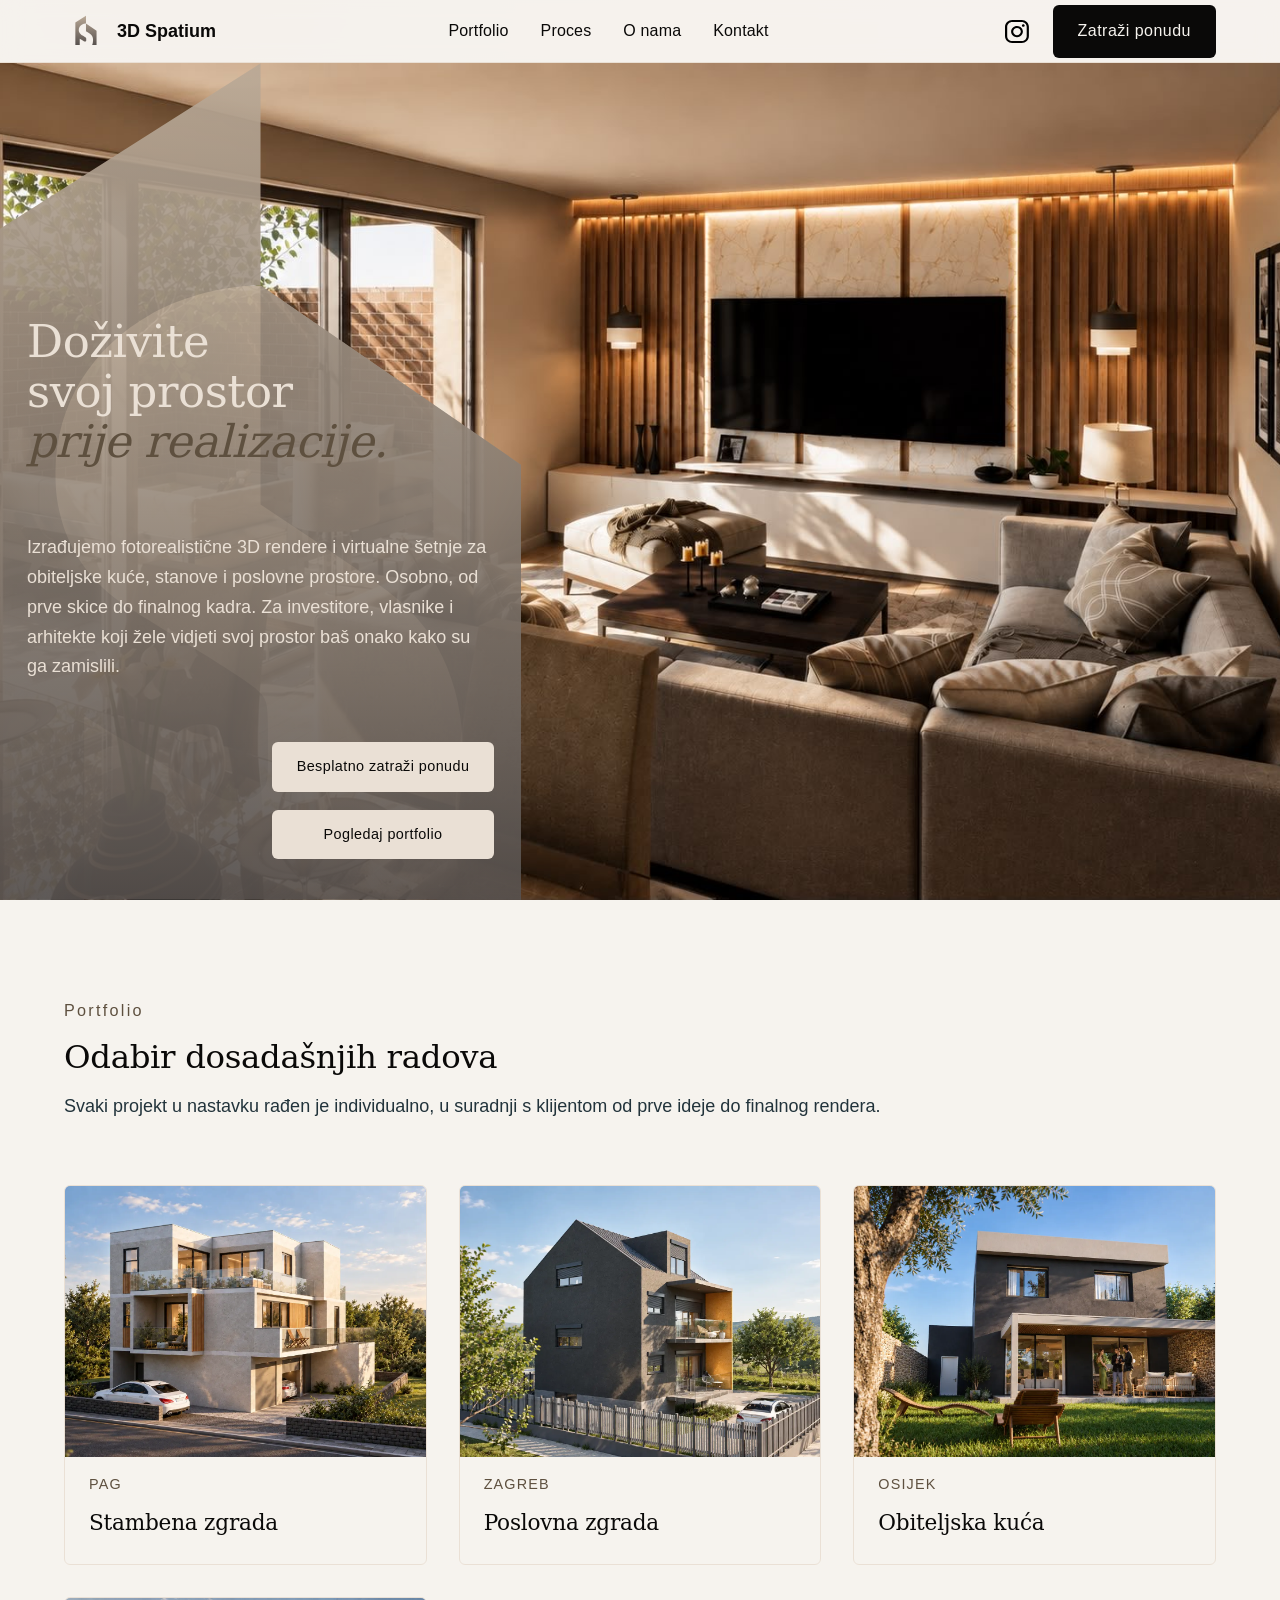
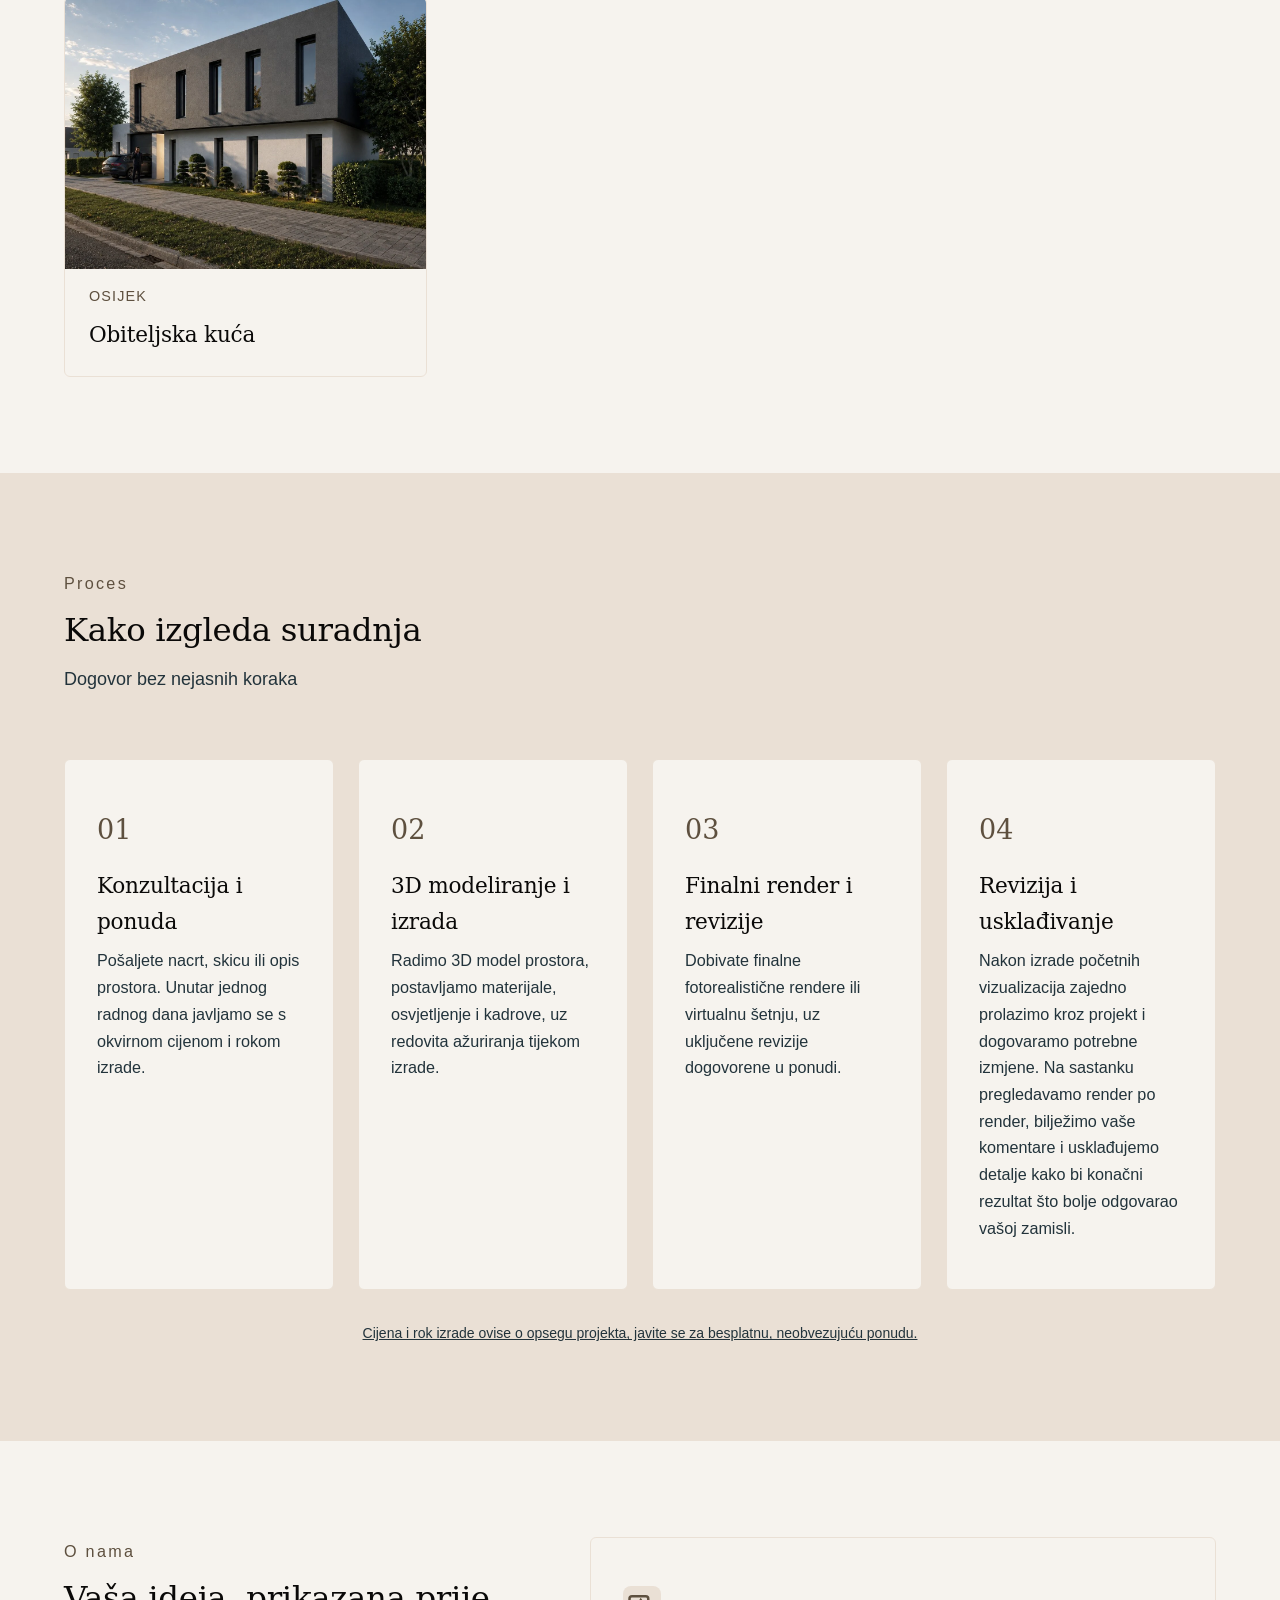
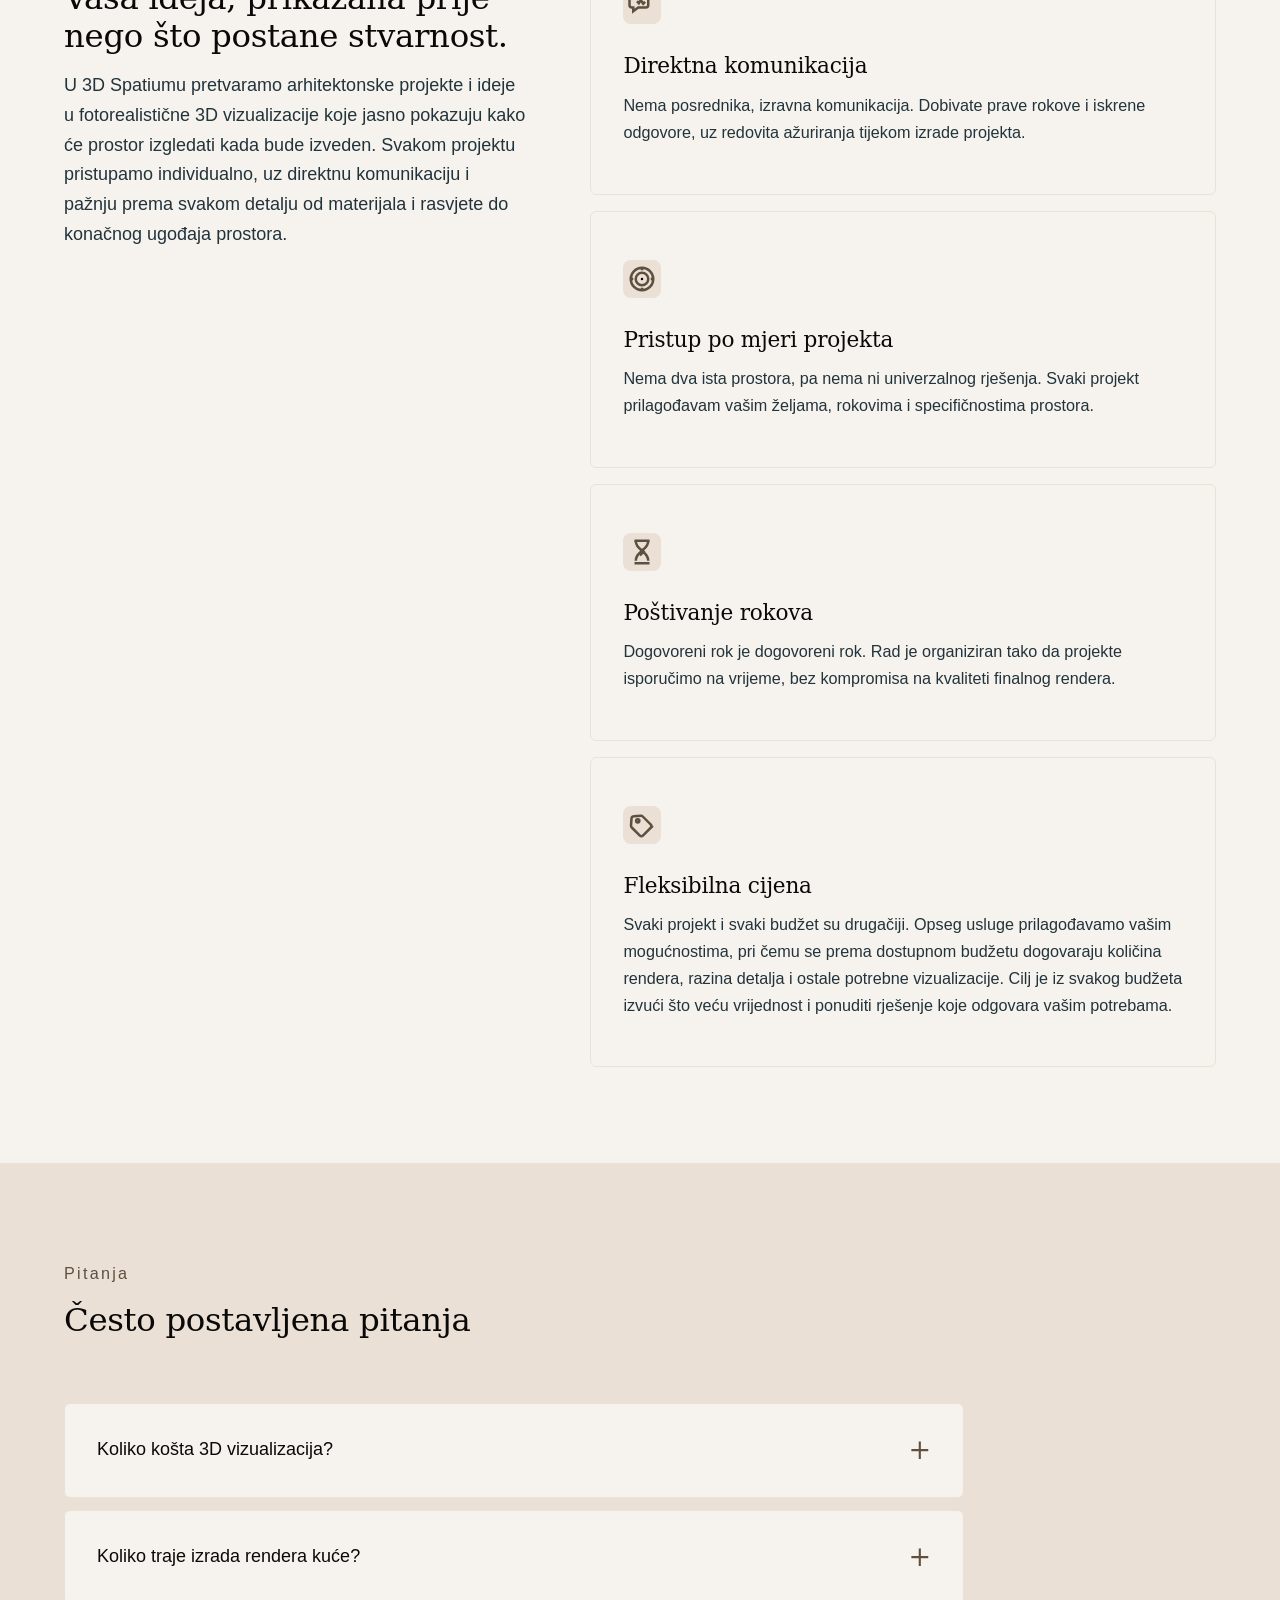
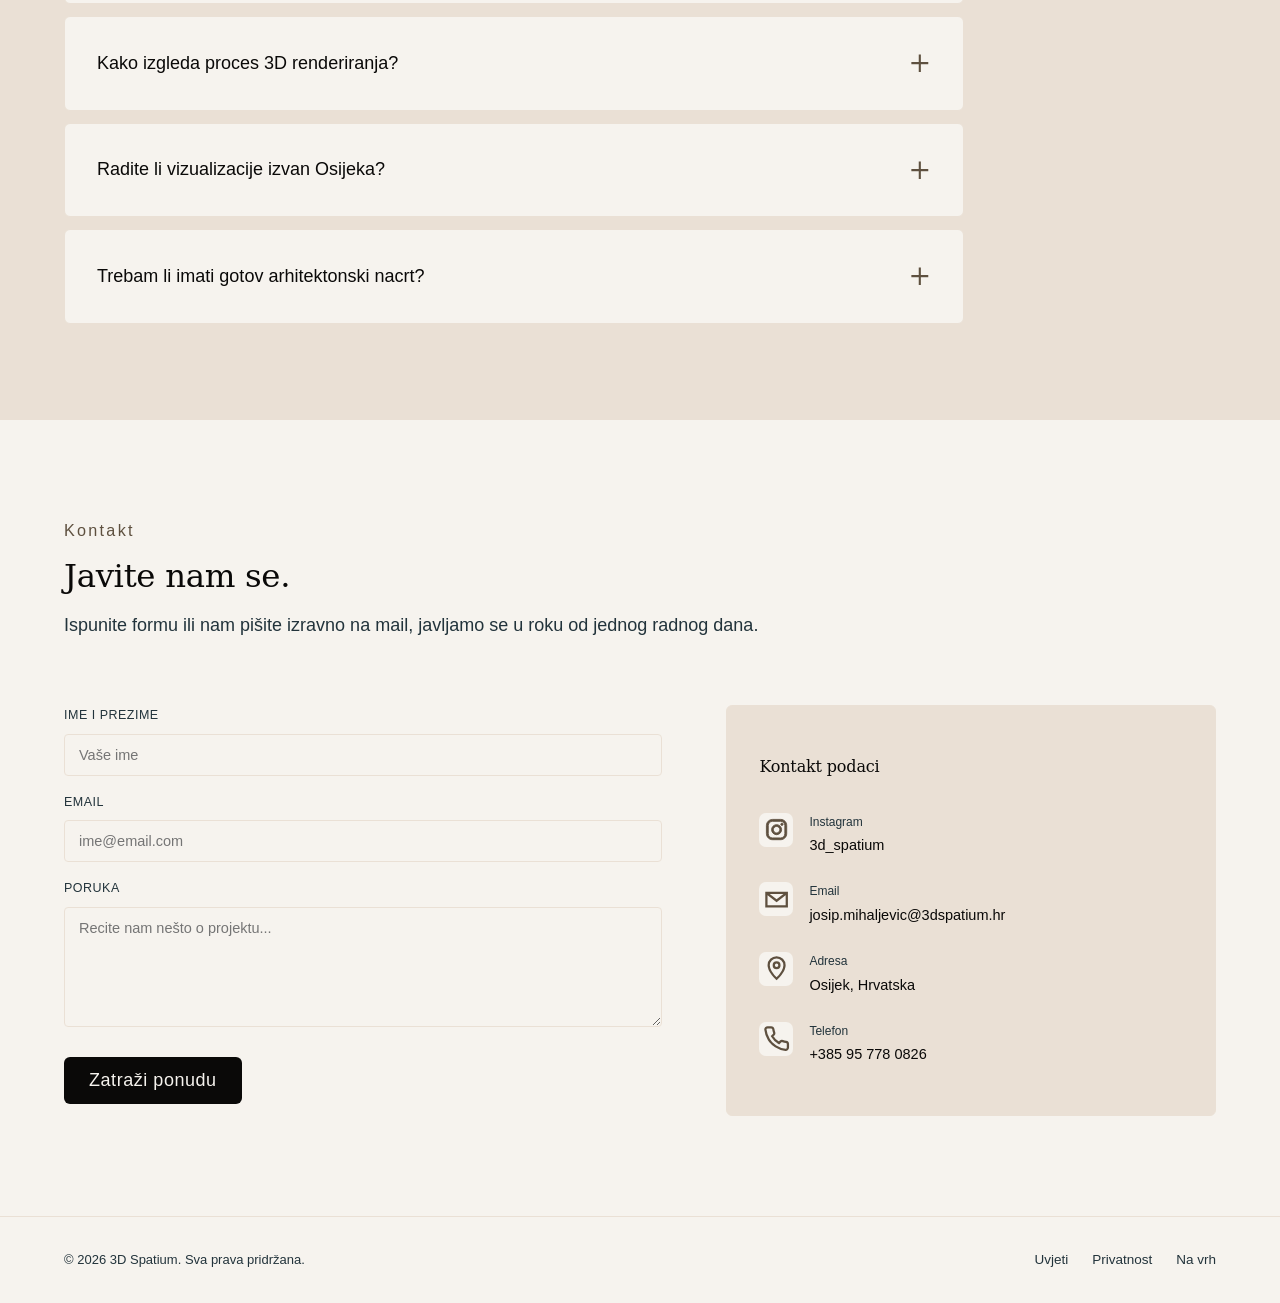
<file: index.html>
<!doctype html>
<html lang="hr">
  <head>
    <meta charset="UTF-8" />
    <link rel="icon" type="image/svg+xml" href="slike/favicon.svg" />
    <meta name="viewport" content="width=device-width, initial-scale=1.0" />
    <link rel="canonical" href="https://3dspatium.hr/" />
    <title>
      3D vizualizacija Osijek | Fotorealistični renderi | 3D Spatium
    </title>
    <meta
      name="description"
      content="Izrađujemo fotorealistične 3D vizualizacije, rendere kuća i stanova, interijere, eksterijere i virtualne šetnje. Studio iz Osijeka."
    />
    <link rel="stylesheet" href="styles.css?v=2.5" />
    <!-- If JS is unavailable, .reveal elements must not stay invisible forever (see styles.css) -->
    <noscript>
      <style>
        .reveal {
          opacity: 1 !important;
          transform: none !important;
        }
      </style>
    </noscript>


    <!-- SEO -->
    <meta name="geo.region" content="HR-14" />
    <meta name="geo.placename" content="Osijek" />
    <meta name="geo.position" content="45.5550;18.6955" />
    <meta name="ICBM" content="45.5550, 18.6955" />

    <!-- Open Graph -->
    <meta property="og:type" content="website" />
    <meta
      property="og:title"
      content="3D Vizualizacija Osijek | Fotorealistični Renderi – 3D Spatium"
    />
    <meta
      property="og:description"
      content="Izrađujemo fotorealistične 3D rendere i virtualne šetnje kroz vaš budući prostor. Arhitektonska vizualizacija po mjeri, brzo i povoljno."
    />
    <meta
      property="og:image"
      content="https://3dspatium.hr/slike/glavna.jpg"
    />
    <meta property="og:url" content="https://3dspatium.hr/" />
    <meta property="og:locale" content="hr_HR" />
    <meta property="og:site_name" content="3D Spatium" />

    <!-- Twitter Card -->
    <meta name="twitter:card" content="summary_large_image" />
    <meta name="twitter:title" content="3D Vizualizacija Osijek | 3D Spatium" />
    <meta
      name="twitter:description"
      content="Fotorealistični 3D renderi i virtualne šetnje kroz vaš budući prostor. Brza izrada, povoljne cijene."
    />
    <meta
      name="twitter:image"
      content="https://3dspatium.hr/slike/glavna.jpg"
    />

    <script type="application/ld+json">
      {
        "@context": "https://schema.org",
        "@graph": [
          {
            "@type": ["LocalBusiness", "ProfessionalService"],
            "@id": "https://3dspatium.hr/#business",
            "name": "3D Spatium",
            "logo": "https://3dspatium.hr/slike/favicon.svg",
            "url": "https://3dspatium.hr/",
            "email": "josip.mihaljevic@3dspatium.hr",
            "priceRange": "€€",
            "description": "3D Spatium izrađuje fotorealistične 3D vizualizacije, arhitektonske rendere i virtualne šetnje kroz stambene i poslovne prostore u Osijeku i cijeloj Hrvatskoj.",
            "address": {
              "@type": "PostalAddress",
              "addressLocality": "Osijek",
              "addressRegion": "Osječko-baranjska županija",
              "addressCountry": "HR"
            },
            "geo": {
              "@type": "GeoCoordinates",
              "latitude": 45.555,
              "longitude": 18.6955
            },
            "areaServed": [
              {
                "@type": "City",
                "name": "Osijek"
              },
              {
                "@type": "Country",
                "name": "Hrvatska"
              }
            ],
            "sameAs": [],
            "makesOffer": [
              {
                "@type": "Offer",
                "itemOffered": {
                  "@type": "Service",
                  "name": "3D vizualizacija kuće",
                  "description": "Fotorealistični 3D render eksterijera i interijera obiteljskih kuća."
                }
              },
              {
                "@type": "Offer",
                "itemOffered": {
                  "@type": "Service",
                  "name": "3D vizualizacija stana",
                  "description": "Renderi i vizualizacije interijera stanova prije uređenja."
                }
              },
              {
                "@type": "Offer",
                "itemOffered": {
                  "@type": "Service",
                  "name": "Virtualna šetnja / walkthrough",
                  "description": "Interaktivne 3D animacije i virtualne šetnje kroz projektirani prostor."
                }
              }
            ]
          },
          {
            "@type": "WebSite",
            "@id": "https://3dspatium.hr/#website",
            "url": "https://3dspatium.hr/",
            "name": "3D Spatium",
            "inLanguage": "hr-HR",
            "publisher": {
              "@id": "https://3dspatium.hr/#business"
            }
          },
          {
            "@type": "CreativeWork",
            "name": "3D render obiteljske kuće",
            "creator": {
              "@id": "https://3dspatium.hr/#business"
            },
            "about": "Arhitektonska 3D vizualizacija obiteljske kuće s walkthrough prikazom"
          },
          {
            "@type": "FAQPage",
            "mainEntity": [
              {
                "@type": "Question",
                "name": "Koliko košta 3D vizualizacija?",
                "acceptedAnswer": {
                  "@type": "Answer",
                  "text": "Svaki projekt je drugačiji, zato cijenu određujemo u dogovoru s klijentom, ovisno o njegovim potrebama i mogućnostima. Nakon što saznamo vaš okvirni budžet i opseg projekta, dogovaramo što se u tom okviru može izraditi — od broja i vrste rendera do razine detalja i eventualnih dodatnih vizualizacija. Cilj nam je prilagoditi projekt vašim potrebama i omogućiti da za predviđeni budžet dobijete što kvalitetniji vizualni prikaz."
                }
              },
              {
                "@type": "Question",
                "name": "Koliko traje izrada rendera kuće?",
                "acceptedAnswer": {
                  "@type": "Answer",
                  "text": "Izrada fotorealističnog rendera kuće u prosjeku traje od nekoliko dana do dva tjedna, ovisno o opsegu projekta."
                }
              },
              {
                "@type": "Question",
                "name": "Kako izgleda proces 3D renderiranja?",
                "acceptedAnswer": {
                  "@type": "Answer",
                  "text": "Proces kreće od nacrta ili skice prostora, zatim izrada 3D modela, postavljanje materijala i osvjetljenja, te generiranje finalnih fotorealističnih rendera uz uključene dogovorene revizije."
                }
              },
              {
                "@type": "Question",
                "name": "Radite li vizualizacije izvan Osijeka?",
                "acceptedAnswer": {
                  "@type": "Answer",
                  "text": "Da, cijeli proces možemo odraditi online, pa surađujemo s klijentima iz cijele Hrvatske bez potrebe za fizičkim sastancima."
                }
              }
            ]
          }
        ]
      }
    </script>
  </head>
  <body  id="top">
    <header>
      <nav class="wrap">
        <a href="#top" class="logo">
          <div class="logo-text">
            <img
              src="slike/favicon.svg"
              alt="3D Spatium logo"
              class="small-logo"
              fetchpriority="high"
            />
            3D Spatium
          </div>
        </a>
        <ul class="nav-links" id="navLinks">
            <li><a href="#portfolio">Portfolio</a></li>
            <li><a href="#proces">Proces</a></li>
            <li><a href="#onama">O nama</a></li>
            <li><a href="#kontakt">Kontakt</a></li>
            <li class="nav-cta-mobile">
              <a href="#kontakt" class="btn btn-primary">Zatraži ponudu</a>
            </li>
        </ul>
        <div class="nav-cta">
            <a href="https://www.instagram.com/3d_spatium/" aria-label="Instagram"><img src="slike/svg-logo/instagram.svg" alt=""></a>
          <a href="#kontakt" class="btn btn-primary">Zatraži ponudu</a>
          <button
            class="menu-toggle"
            id="menuToggle"
            aria-label="Otvori izbornik"
            aria-expanded="false"
            aria-controls="navLinks"
          >
            <span></span><span></span><span></span>
          </button>
        </div>
      </nav>
    </header>
    <div class="nav-backdrop" id="navBackdrop"></div>

    <main>
      <!-- HERO -->
      <section class="hero">
          <img class="hero-bg" src="slike/glavna.jpg" alt="" fetchpriority="high">
          <div class="hero-content-bg">
            <img src="slike/logo-pozadina-alt.svg" alt="Logo" fetchpriority="high">
          </div>
          <div class="hero-content">
            <h1>Doživite <br> svoj prostor <br><em>prije realizacije.</em></h1>
            <br>
            <p class="lead">
              Izrađujemo fotorealistične 3D rendere i virtualne šetnje za
              obiteljske kuće, stanove i poslovne prostore. Osobno, od prve
              skice do finalnog kadra. Za investitore, vlasnike i arhitekte koji
              žele vidjeti svoj prostor baš onako kako su ga zamislili.
            </p>
            <div class="hero-actions">
              <a href="#kontakt" class="btn btn-secondary"
                >Besplatno zatraži ponudu</a
              >
              <a href="#portfolio" class="btn btn-secondary">Pogledaj portfolio</a>
            </div>
          </div>
      </section>

      <!-- PORTFOLIO — moved directly under hero: proof before claims -->
      <section class="portfolio" id="portfolio">
        <div class="wrap">
          <div class="section-head reveal">
            <span class="eyebrow">Portfolio</span>
            <h2>Odabir dosadašnjih radova</h2>
            <p>
              Svaki projekt u nastavku rađen je individualno, u suradnji s
              klijentom od prve ideje do finalnog rendera.
            </p>
          </div>
          <div class="portfolio-grid">
            
            <div class="pf-card reveal">
              <div class="pf-img">
                <img
                  src="slike/projekt1/1.webp"
                  data-extra="slike/projekt1/2.webp, slike/projekt1/3.webp, slike/projekt1/4.webp"
                  alt="Stambena zgrada"
                  loading="lazy"
                  width="800"
                  height="600"
                />
              </div>
              <div class="pf-body">
                <span class="pf-tag">PAG</span>
                <h3>Stambena zgrada</h3>
              </div>
            </div>
            

              <div class="pf-card reveal">
              <div class="pf-img">
                <img
                  src="slike/projekt2/1.webp"
                  data-extra="slike/projekt2/2.webp, slike/projekt2/3.webp, slike/projekt2/4.webp, slike/projekt2/5.webp, slike/projekt2/6.webp, slike/projekt2/7.webp, slike/projekt2/8.webp"
                  alt="Poslovna zgrada"
                  loading="lazy"
                  width="800"
                  height="600"
                />
              </div>
              <div class="pf-body">
                <span class="pf-tag">ZAGREB</span>
                <h3>Poslovna zgrada</h3>
              </div>
            </div>

<div class="pf-card reveal">
              <div class="pf-img">
                <img
                  src="slike/projekt3/1.webp"
                  data-extra="slike/projekt3/2.webp, slike/projekt3/3.webp, slike/projekt3/4.webp, slike/projekt3/5.webp, slike/projekt3/6.webp, slike/projekt3/7.webp, slike/projekt3/8.webp, slike/projekt3/9.webp"
                  alt="Obiteljska kuća"
                  loading="lazy"
                  width="800"
                  height="600"
                />
              </div>
              <div class="pf-body">
                <span class="pf-tag">OSIJEK</span>
                <h3>Obiteljska kuća</h3>
              </div>
            </div>





            <div class="pf-card reveal">
              <div class="pf-img">
                <img
                  src="slike/projekt4/1.webp"
                  data-extra="slike/projekt4/2.webp, slike/projekt4/3.webp, slike/projekt4/4.webp"
                  alt="Obiteljska kuća"
                  loading="lazy"
                  width="800"
                  height="600"
                />
              </div>
              <div class="pf-body">
                <span class="pf-tag">OSIJEK</span>
                <h3>Obiteljska kuća</h3>
              </div>
            </div>

          </div>
        </div>
      </section>

      <!-- PROCES -->
      <section class="proces alt-bg" id="proces">
        <div class="wrap">
          <div class="section-head reveal">
            <span class="eyebrow">Proces</span>
            <h2>Kako izgleda suradnja</h2>
            <p>Dogovor bez nejasnih koraka</p>
          </div>
          <div class="proces-grid">
            <div class="card reveal">
              <span class="proces-num">01</span>
              <h3>Konzultacija i ponuda</h3>
              <p>
                Pošaljete nacrt, skicu ili opis prostora. Unutar jednog radnog
                dana javljamo se s okvirnom cijenom i rokom izrade.
              </p>
            </div>
            <div class="card reveal">
              <span class="proces-num">02</span>
              <h3>3D modeliranje i izrada</h3>
              <p>
                Radimo 3D model prostora, postavljamo materijale, osvjetljenje i
                kadrove, uz redovita ažuriranja tijekom izrade.
              </p>
            </div>
            <div class="card reveal">
              <span class="proces-num">03</span>
              <h3>Finalni render i revizije</h3>
              <p>
                Dobivate finalne fotorealistične rendere ili virtualnu šetnju,
                uz uključene revizije dogovorene u ponudi.
              </p>
            </div>
            <div class="card reveal">
              <span class="proces-num">04</span>
              <h3>Revizija i usklađivanje</h3>
              <p>
                Nakon izrade početnih vizualizacija zajedno prolazimo kroz
                projekt i dogovaramo potrebne izmjene. Na sastanku pregledavamo
                render po render, bilježimo vaše komentare i usklađujemo detalje
                kako bi konačni rezultat što bolje odgovarao vašoj zamisli.
              </p>
            </div>
          </div>
          <!-- PRICING-PENDING: client hasn't confirmed a public starting price yet. Once confirmed, replace
               the line below with e.g. "Cijene kreću od 250 EUR po rendera, ovisno o opsegu projekta." -->
          <p class="proces-note reveal">
            Cijena i rok izrade ovise o opsegu projekta, javite se za besplatnu,
            neobvezujuću ponudu.
          </p>
        </div>
      </section>

      <section class="onama" id="onama">
        <div class="wrap onama-grid">
          <div class="section-head reveal onama-head">
            <span class="eyebrow">O nama</span>
            <h2>Vaša ideja, prikazana prije nego što postane stvarnost.</h2>
            <p>
              U 3D Spatiumu pretvaramo arhitektonske projekte i ideje u
              fotorealistične 3D vizualizacije koje jasno pokazuju kako će
              prostor izgledati kada bude izveden. Svakom projektu pristupamo
              individualno, uz direktnu komunikaciju i pažnju prema svakom
              detalju od materijala i rasvjete do konačnog ugođaja prostora.
            </p>
          </div>
          <div class="onama-cards">
            <div class="card reveal">
              <div class="fi">
                <svg viewBox="0 0 24 24" fill="none" stroke-width="2">
                  <path
                    d="M4 5h11a2 2 0 0 1 2 2v5a2 2 0 0 1-2 2H9l-4 3v-3H4a2 2 0 0 1-2-2V7a2 2 0 0 1 2-2z"
                  />
                  <path d="M8 9l1.5 1.5L11 8l2 3 1.5-1.5" />
                </svg>
              </div>
              <h3>Direktna komunikacija</h3>
              <p>
                Nema posrednika, izravna komunikacija. Dobivate prave rokove i
                iskrene odgovore, uz redovita ažuriranja tijekom izrade
                projekta.
              </p>
            </div>
            <div class="card reveal">
              <div class="fi">
                <svg viewBox="0 0 24 24" fill="none" stroke-width="2">
                  <circle cx="12" cy="12" r="9" />
                  <circle cx="12" cy="12" r="5" />
                  <circle
                    cx="12"
                    cy="12"
                    r="1"
                    fill="currentColor"
                    stroke="none"
                  />
                  <path d="M12 3v2M12 19v2M3 12h2M19 12h2" />
                </svg>
              </div>
              <h3>Pristup po mjeri projekta</h3>
              <p>
                Nema dva ista prostora, pa nema ni univerzalnog rješenja. Svaki
                projekt prilagođavam vašim željama, rokovima i specifičnostima
                prostora.
              </p>
            </div>
            <div class="card reveal">
              <div class="fi">
                <svg viewBox="0 0 24 24" fill="none" stroke-width="2">
                  <path d="M6 3h12M6 21h12" />
                  <path
                    d="M7 3c0 4.5 3 6 5 8-2 2-5 3.5-5 8M17 3c0 4.5-3 6-5 8 2 2 5 3.5 5 8"
                  />
                  <path d="M9.5 12.5l1.5 1.5 3-3" />
                </svg>
              </div>
              <h3>Poštivanje rokova</h3>
              <p>
                Dogovoreni rok je dogovoreni rok. Rad je organiziran tako da
                projekte isporučimo na vrijeme, bez kompromisa na kvaliteti
                finalnog rendera.
              </p>
            </div>
            <div class="card reveal">
              <div class="fi">
                <svg viewBox="0 0 24 24" fill="none" stroke-width="2">
                  <path
                    d="M20.6 12.6 12.9 20.3a2 2 0 0 1-2.8 0l-6.3-6.3a2 2 0 0 1-.6-1.5l.4-5.6a2 2 0 0 1 1.9-1.9l5.6-.4a2 2 0 0 1 1.5.6l6.3 6.3a2 2 0 0 1 0 2.8z"
                  />
                  <circle cx="8.6" cy="8.6" r="1.3" />
                </svg>
              </div>
              <h3>Fleksibilna cijena</h3>
              <p>
                Svaki projekt i svaki budžet su drugačiji. Opseg usluge
                prilagođavamo vašim mogućnostima, pri čemu se prema dostupnom
                budžetu dogovaraju količina rendera, razina detalja i ostale
                potrebne vizualizacije. Cilj je iz svakog budžeta izvući što
                veću vrijednost i ponuditi rješenje koje odgovara vašim
                potrebama.
              </p>
            </div>
          </div>
        </div>
      </section>

      <!-- FAQ — previously only in JSON-LD, now visible where visitors actually need it: right before contact -->
      <section class="faq alt-bg" id="faq">
        <div class="wrap">
          <div class="section-head reveal">
            <span class="eyebrow">Pitanja</span>
            <h2>Često postavljena pitanja</h2>
          </div>
          <div class="faq-list reveal">
            <details class="faq-item">
              <summary>Koliko košta 3D vizualizacija?</summary>
              <p>
                Za projekt vizualizacije eksterijera obiteljske kuće ili manje zgrade, cijena je do 300€.
              </p>
              <p>
                No, svaki je projekt drukčiji te zato cijenu određujemo u dogovoru s
                klijentom, ovisno o potrebama i mogućnostima. Nakon što
                saznamo Vaš okvirni budžet i opseg projekta, dogovaramo što se u
                tom okviru može izraditi — od broja i vrste rendera do razine
                detalja i eventualnih dodatnih vizualizacija.
              </p>
              <p>
                Cilj nam je prilagoditi projekt Vašim potrebama i omogućiti da
                za predviđeni budžet dobijete što kvalitetniji vizualni prikaz.
              </p>
            </details>
            <details class="faq-item">
              <summary>Koliko traje izrada rendera kuće?</summary>
              <p>
                U prosjeku od nekoliko dana do dva tjedna, ovisno o opsegu
                projekta i broju traženih kadrova.
              </p>
            </details>
            <details class="faq-item">
              <summary>Kako izgleda proces 3D renderiranja?</summary>
              <p>
                Proces kreće od nacrta ili skice prostora, zatim izrada 3D
                modela, postavljanje materijala i osvjetljenja, te generiranje
                finalnih fotorealističnih rendera uz uključene dogovorene
                revizije.
              </p>
            </details>
            <details class="faq-item">
              <summary>Radite li vizualizacije izvan Osijeka?</summary>
              <p>
                Da, cijeli proces možemo odraditi online, pa surađujemo s
                klijentima diljem Hrvatske, bez potrebe za sastancima uživo.
              </p>
            </details>
            <details class="faq-item">
              <summary>Trebam li imati gotov arhitektonski nacrt?</summary>
              <p>
                Idealno je imati barem osnovni tlocrt ili skicu prostora. Ako
                još nemate konačne nacrte, svejedno nam se javite pa ćemo zajedno
                dogovoriti što je potrebno za početak.
              </p>
            </details>
          </div>
        </div>
      </section>

      <!-- KONTAKT -->
      <section class="kontakt" id="kontakt">
        <div class="wrap">
          <div class="section-head reveal">
            <span class="eyebrow">Kontakt</span>
            <h2>Javite nam se.</h2>
            <p>
              Ispunite formu ili nam pišite izravno na mail, javljamo se u roku
              od jednog radnog dana.
            </p>
          </div>
          <div class="kontakt-grid">
            <form
              class="kform reveal"
              id="kontaktForm"
              action="https://formspree.io/f/meeydqgd"
              method="POST"
            >
              <div>
                <label for="ime">Ime i prezime</label>
                <input
                  type="text"
                  id="ime"
                  name="ime"
                  placeholder="Vaše ime"
                  required
                />
              </div>
              <div>
                <label for="email">Email</label>
                <input
                  type="email"
                  id="email"
                  name="email"
                  placeholder="ime@email.com"
                  required
                />
              </div>
              <div>
                <label for="poruka">Poruka</label>
                <textarea
                  id="poruka"
                  name="poruka"
                  placeholder="Recite nam nešto o projektu..."
                  required
                ></textarea>
              </div>
              <!-- Honeypot field: invisible to real users, bots tend to fill every field -->
              <input
                type="text"
                name="_gotcha"
                tabindex="-1"
                autocomplete="off"
                class="hp-field"
                aria-hidden="true"
              />
              <button type="submit" class="btn btn-primary" id="submit-btn">
                Zatraži ponudu
              </button>
              <p id="form-status" role="status" aria-live="polite"></p>
            </form>
            <div class="kinfo reveal">
              <h3>Kontakt podaci</h3>
              <div class="kinfo-row">
                <div class="kinfo-ic">
                  <svg fill="currentColor" stroke-width="1">
                    <use xlink:href="slike/svg-logo/instagram.svg#img" href="slike/svg-logo/instagram.svg#img"></use>
                  </svg>
                </div>
                <div>
                  <div class="kinfo-label">Instagram</div>
                  <div class="kinfo-value">
                    <a href="https://www.instagram.com/3d_spatium/"
                      >3d_spatium</a
                    >
                  </div>
                </div>
              </div>

              <div class="kinfo-row">
                <div class="kinfo-ic">
                  <svg viewBox="0 0 24 24" fill="none" stroke-width="2">
                    <path d="M3 6l9 7 9-7M3 6h18v12H3z" />
                  </svg>
                </div>
                <div> 
                  <div class="kinfo-label">Email</div>
                  <div class="kinfo-value">
                    <a href="mailto:josip.mihaljevic@3dspatium.hr"
                      >josip.mihaljevic@3dspatium.hr</a
                    >
                  </div>
                </div>
              </div>

              <div class="kinfo-row">
                <div class="kinfo-ic">
                  <svg viewBox="0 0 24 24" fill="none" stroke-width="2">
                    <path
                      d="M12 21s7-6.5 7-12a7 7 0 10-14 0c0 5.5 7 12 7 12z"
                    />
                    <circle cx="12" cy="9" r="2.5" />
                  </svg>
                </div>
                <div>
                  <div class="kinfo-label">Adresa</div>
                  <div class="kinfo-value">Osijek, Hrvatska</div>
                </div>
              </div>
             
                <div class="kinfo-row">
                  <div class="kinfo-ic">
                    <svg viewBox="0 0 24 24" fill="none" stroke-width="2">
                      <path
                        d="M22 16.92v3a2 2 0 01-2.18 2 19.79 19.79 0 01-8.63-3.07 19.5 19.5 0 01-6-6 19.79 19.79 0 01-3.07-8.67A2 2 0 014.11 2h3a2 2 0 012 1.72c.127.96.362 1.903.7 2.81a2 2 0 01-.45 2.11L8.09 9.91a16 16 0 006 6l1.27-1.27a2 2 0 012.11-.45c.907.338 1.85.573 2.81.7A2 2 0 0122 16.92z"
                      />
                    </svg>
                  </div>
                  <div>
                    <div class="kinfo-label">Telefon</div>
                    <div class="kinfo-value">
                      <a href="tel:+385957780826">+385 95 778 0826</a>
                    </div>
                  </div>
                </div>
           
            </div>
          </div>
        </div>
      </section>
    </main>

    <footer>
      <div class="wrap foot-wrap">
        <div class="foot-copy">
          © <span id="footYear"></span> 3D Spatium. Sva prava pridržana.
        </div>
        <div class="foot-links">
          <a href="/uvjeti.html">Uvjeti</a>
          <a href="/privatnost.html">Privatnost</a>
          <a href="#top">Na vrh</a>
        </div>
      </div>
    </footer>

    <!-- POPUP GALERIJA (MODAL) -->
    <div
      id="galleryModal"
      class="modal-gallery"
      role="dialog"
      aria-modal="true"
      aria-label="Prikaz portfolija"
      aria-hidden="true"
    >
      <span
        class="modal-close"
        id="closeGallery"
        role="button"
        tabindex="0"
        aria-label="Zatvori prikaz"
        >&times;</span
      >
      <span
        class="modal-nav modal-prev"
        id="prevGallery"
        role="button"
        tabindex="0"
        aria-label="Prethodna slika"
        >&#10094;</span
      >
      <img class="modal-content" id="modalImg" alt="Prikaz portfolija" />
      <span
        class="modal-nav modal-next"
        id="nextGallery"
        role="button"
        tabindex="0"
        aria-label="Sljedeća slika"
        >&#10095;</span
      >
      <div class="modal-caption" id="modalCaption"></div>
    </div>
    <script src="myscript.js?v=2.5"></script>
    <script src="gallery-config.js?v=1"></script>
    <script src="gallery-sanity.js?v=1"></script>
  </body>
</html>
</file>
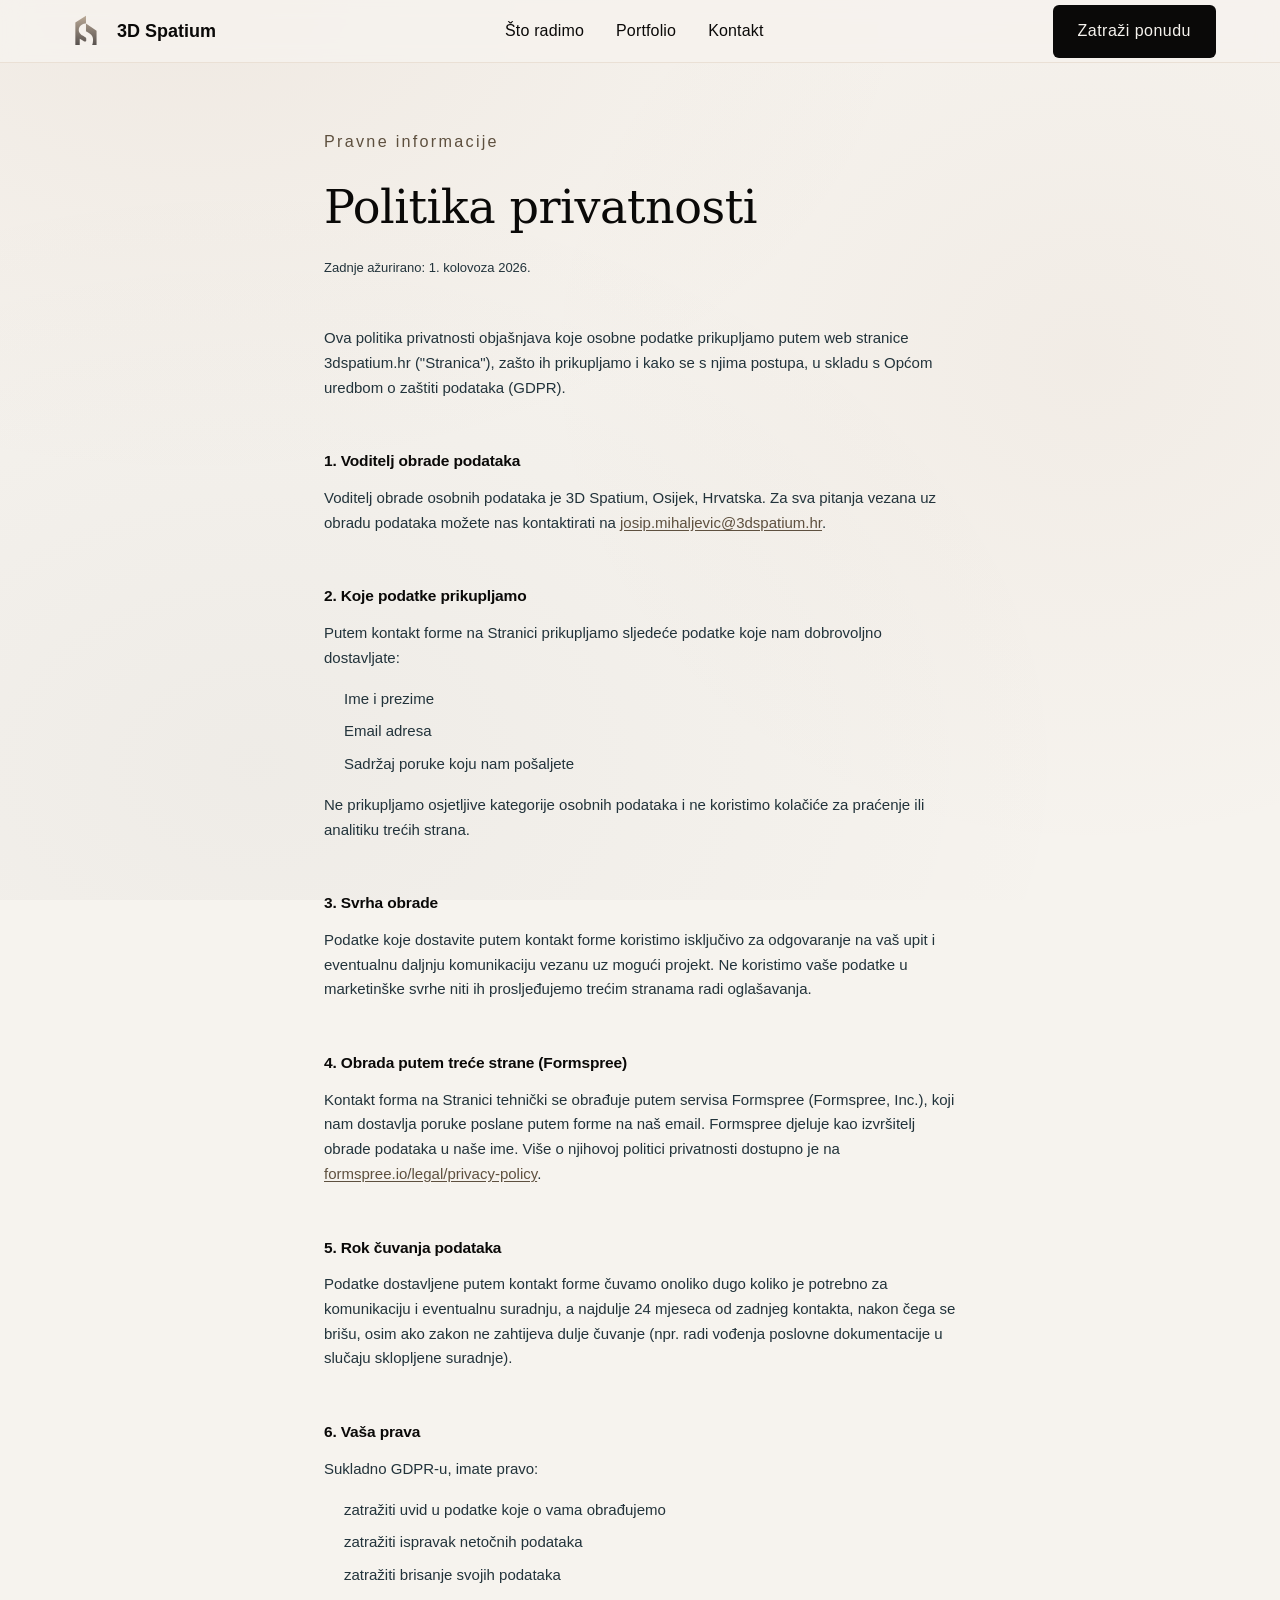
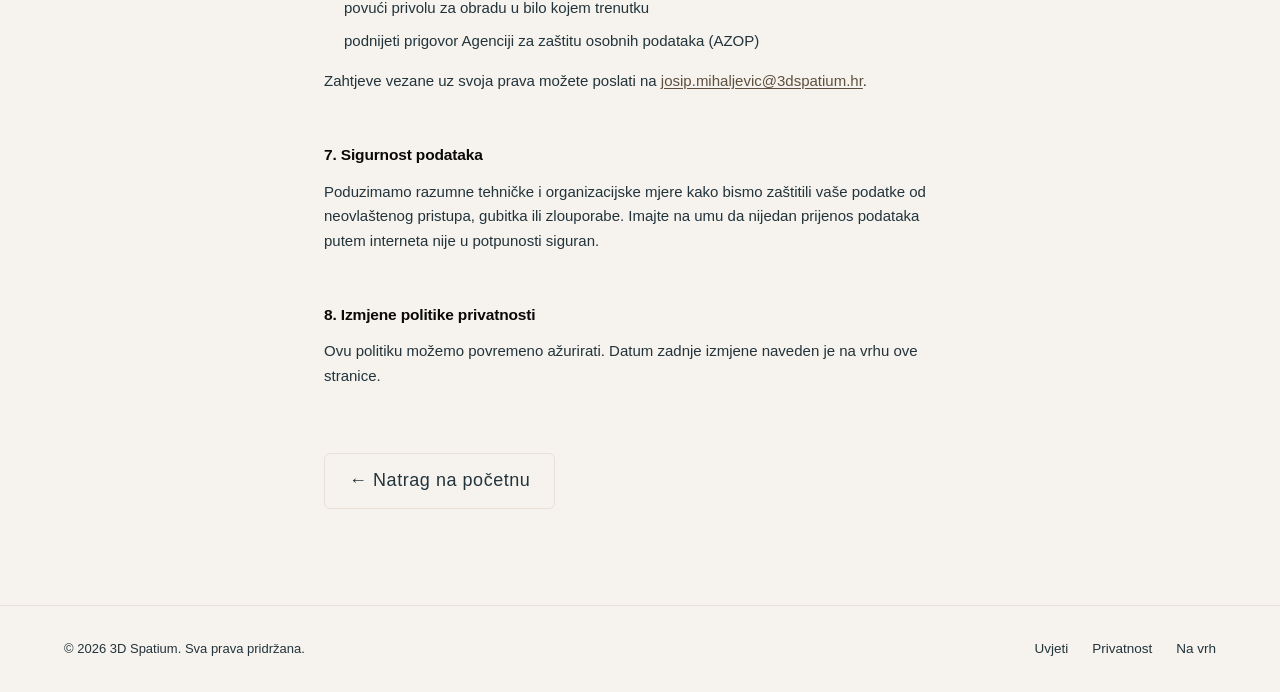
<file: privatnost.html>
<!doctype html>
<html lang="hr">
  <head>
    <meta charset="UTF-8" />
    <link rel="icon" type="image/svg+xml" href="slike/favicon.svg" />
    <meta name="viewport" content="width=device-width, initial-scale=1.0" />
    <link rel="canonical" href="https://3dspatium.hr/privatnost.html" />
    <title>Politika privatnosti | 3D Spatium</title>
    <meta
      name="description"
      content="Politika privatnosti i obrada osobnih podataka na web stranici 3D Spatium."
    />
    <meta name="robots" content="noindex, follow" />
    <link rel="stylesheet" href="styles.css?v=2.5" />
  </head>
  <body>
    <header>
      <nav class="wrap">
        <a href="/#top" class="logo">
          <div class="logo-text">
            <img src="slike/favicon.svg" alt="3D Spatium logo" class="small-logo" />
            3D Spatium
          </div>
        </a>
        <ul class="nav-links" id="navLinks">
          <li><a href="/#onama">Što radimo</a></li>
          <li><a href="/#portfolio">Portfolio</a></li>
          <li><a href="/#kontakt">Kontakt</a></li>
          <li class="nav-cta-mobile">
            <a href="/#kontakt" class="btn btn-primary">Zatraži ponudu</a>
          </li>
        </ul>
        <div class="nav-cta">
          <a href="/#kontakt" class="btn btn-primary">Zatraži ponudu</a>
          <button
            class="menu-toggle"
            id="menuToggle"
            aria-label="Otvori izbornik"
            aria-expanded="false"
            aria-controls="navLinks"
          >
            <span></span><span></span><span></span>
          </button>
        </div>
      </nav>
    </header>
    <div class="nav-backdrop" id="navBackdrop"></div>

    <main>
      <section class="legal-page">
        <div class="wrap legal-wrap">
          <span class="eyebrow">Pravne informacije</span>
          <h1>Politika privatnosti</h1>
          <p class="legal-updated">Zadnje ažurirano: 1. kolovoza 2026.</p>

          <div class="legal-body">
            <p>
              Ova politika privatnosti objašnjava koje osobne podatke
              prikupljamo putem web stranice 3dspatium.hr ("Stranica"), zašto
              ih prikupljamo i kako se s njima postupa, u skladu s Općom
              uredbom o zaštiti podataka (GDPR).
            </p>

            <h2>1. Voditelj obrade podataka</h2>
            <p>
              Voditelj obrade osobnih podataka je 3D Spatium, Osijek,
              Hrvatska. Za sva pitanja vezana uz obradu podataka možete nas
              kontaktirati na
              <a href="mailto:josip.mihaljevic@3dspatium.hr">josip.mihaljevic@3dspatium.hr</a>.
            </p>

            <h2>2. Koje podatke prikupljamo</h2>
            <p>
              Putem kontakt forme na Stranici prikupljamo sljedeće podatke
              koje nam dobrovoljno dostavljate:
            </p>
            <ul class="legal-list">
              <li>Ime i prezime</li>
              <li>Email adresa</li>
              <li>Sadržaj poruke koju nam pošaljete</li>
            </ul>
            <p>
              Ne prikupljamo osjetljive kategorije osobnih podataka i ne
              koristimo kolačiće za praćenje ili analitiku trećih strana.
            </p>

            <h2>3. Svrha obrade</h2>
            <p>
              Podatke koje dostavite putem kontakt forme koristimo isključivo
              za odgovaranje na vaš upit i eventualnu daljnju komunikaciju
              vezanu uz mogući projekt. Ne koristimo vaše podatke u
              marketinške svrhe niti ih prosljeđujemo trećim stranama radi
              oglašavanja.
            </p>

            <h2>4. Obrada putem treće strane (Formspree)</h2>
            <p>
              Kontakt forma na Stranici tehnički se obrađuje putem servisa
              Formspree (Formspree, Inc.), koji nam dostavlja poruke poslane
              putem forme na naš email. Formspree djeluje kao izvršitelj
              obrade podataka u naše ime. Više o njihovoj politici
              privatnosti dostupno je na
              <a href="https://formspree.io/legal/privacy-policy/" target="_blank" rel="noopener">formspree.io/legal/privacy-policy</a>.
            </p>

            <h2>5. Rok čuvanja podataka</h2>
            <p>
              Podatke dostavljene putem kontakt forme čuvamo onoliko dugo
              koliko je potrebno za komunikaciju i eventualnu suradnju, a
              najdulje 24 mjeseca od zadnjeg kontakta, nakon čega se brišu,
              osim ako zakon ne zahtijeva dulje čuvanje (npr. radi vođenja
              poslovne dokumentacije u slučaju sklopljene suradnje).
            </p>

            <h2>6. Vaša prava</h2>
            <p>Sukladno GDPR-u, imate pravo:</p>
            <ul class="legal-list">
              <li>zatražiti uvid u podatke koje o vama obrađujemo</li>
              <li>zatražiti ispravak netočnih podataka</li>
              <li>zatražiti brisanje svojih podataka</li>
              <li>povući privolu za obradu u bilo kojem trenutku</li>
              <li>podnijeti prigovor Agenciji za zaštitu osobnih podataka (AZOP)</li>
            </ul>
            <p>
              Zahtjeve vezane uz svoja prava možete poslati na
              <a href="mailto:josip.mihaljevic@3dspatium.hr">josip.mihaljevic@3dspatium.hr</a>.
            </p>

            <h2>7. Sigurnost podataka</h2>
            <p>
              Poduzimamo razumne tehničke i organizacijske mjere kako bismo
              zaštitili vaše podatke od neovlaštenog pristupa, gubitka ili
              zlouporabe. Imajte na umu da nijedan prijenos podataka putem
              interneta nije u potpunosti siguran.
            </p>

            <h2>8. Izmjene politike privatnosti</h2>
            <p>
              Ovu politiku možemo povremeno ažurirati. Datum zadnje izmjene
              naveden je na vrhu ove stranice.
            </p>
          </div>

          <a href="/#top" class="btn btn-ghost legal-back">← Natrag na početnu</a>
        </div>
      </section>
    </main>

    <footer>
      <div class="wrap foot-wrap">
        <div class="foot-copy">© <span id="footYear"></span> 3D Spatium. Sva prava pridržana.</div>
        <div class="foot-links">
          <a href="/uvjeti.html">Uvjeti</a>
          <a href="/privatnost.html">Privatnost</a>
          <a href="/#top">Na vrh</a>
        </div>
      </div>
    </footer>

    <!-- Same shared script as index.html — internally guarded (null-checks) so the
         gallery/contact-form code that doesn't exist on this page is simply skipped
         instead of throwing. Keeps nav/menu behavior in exactly one place. -->
    <script src="myscript.js?v=2.4"></script>
  </body>
</html>
</file>
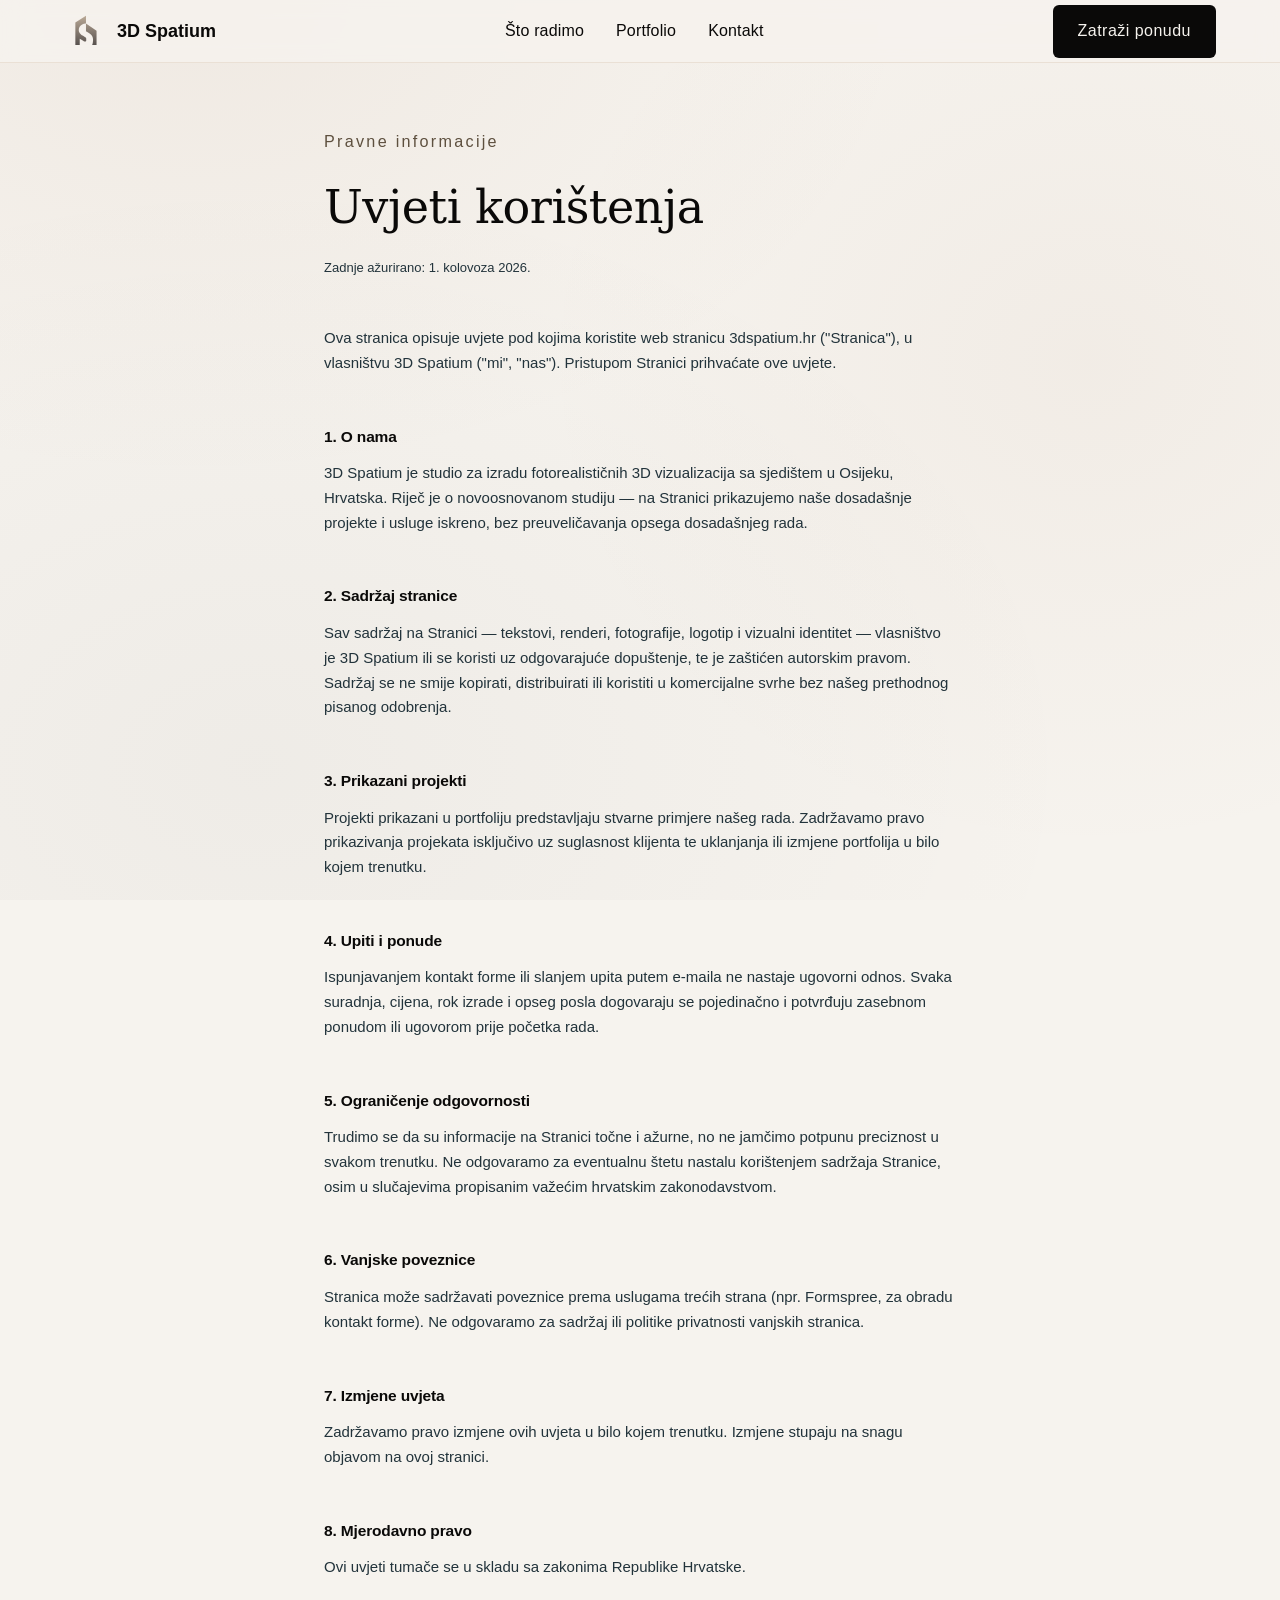
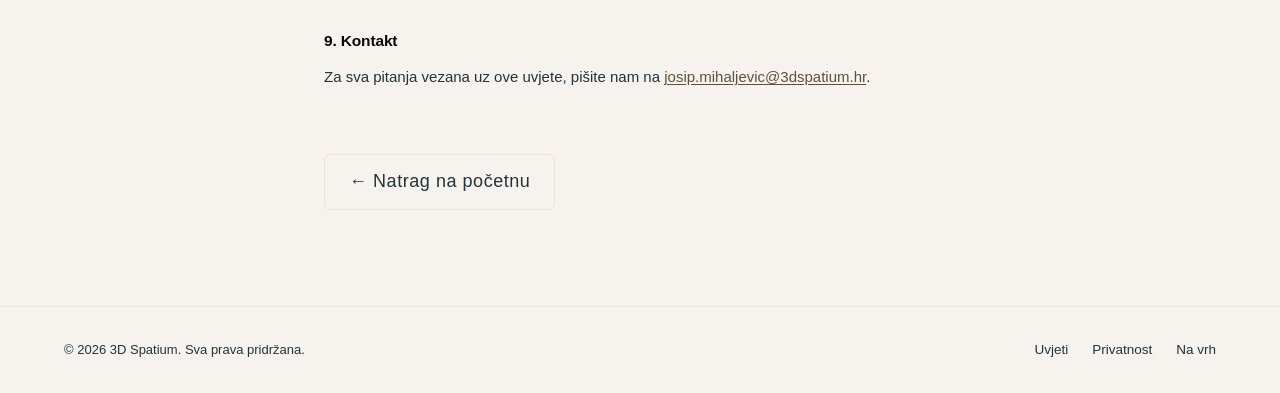
<file: uvjeti.html>
<!doctype html>
<html lang="hr">
  <head>
    <meta charset="UTF-8" />
    <link rel="icon" type="image/svg+xml" href="slike/favicon.svg" />
    <meta name="viewport" content="width=device-width, initial-scale=1.0" />
    <link rel="canonical" href="https://3dspatium.hr/uvjeti.html" />
    <title>Uvjeti korištenja | 3D Spatium</title>
    <meta
      name="description"
      content="Uvjeti korištenja web stranice 3D Spatium."
    />
    <meta name="robots" content="noindex, follow" />
    <link rel="stylesheet" href="styles.css?v=2.5" />
  </head>
  <body>
    <header>
      <nav class="wrap">
        <a href="/#top" class="logo">
          <div class="logo-text">
            <img src="slike/favicon.svg" alt="3D Spatium logo" class="small-logo" />
            3D Spatium
          </div>
        </a>
        <ul class="nav-links" id="navLinks">
          <li><a href="/#onama">Što radimo</a></li>
          <li><a href="/#portfolio">Portfolio</a></li>
          <li><a href="/#kontakt">Kontakt</a></li>
          <li class="nav-cta-mobile">
            <a href="/#kontakt" class="btn btn-primary">Zatraži ponudu</a>
          </li>
        </ul>
        <div class="nav-cta">
          <a href="/#kontakt" class="btn btn-primary">Zatraži ponudu</a>
          <button
            class="menu-toggle"
            id="menuToggle"
            aria-label="Otvori izbornik"
            aria-expanded="false"
            aria-controls="navLinks"
          >
            <span></span><span></span><span></span>
          </button>
        </div>
      </nav>
    </header>
    <div class="nav-backdrop" id="navBackdrop"></div>

    <main>
      <section class="legal-page">
        <div class="wrap legal-wrap">
          <span class="eyebrow">Pravne informacije</span>
          <h1>Uvjeti korištenja</h1>
          <p class="legal-updated">Zadnje ažurirano: 1. kolovoza 2026.</p>

          <div class="legal-body">
            <p>
              Ova stranica opisuje uvjete pod kojima koristite web stranicu
              3dspatium.hr ("Stranica"), u vlasništvu 3D Spatium ("mi", "nas").
              Pristupom Stranici prihvaćate ove uvjete.
            </p>

            <h2>1. O nama</h2>
            <p>
              3D Spatium je studio za izradu fotorealističnih 3D vizualizacija
              sa sjedištem u Osijeku, Hrvatska. Riječ je o novoosnovanom
              studiju — na Stranici prikazujemo naše dosadašnje projekte i
              usluge iskreno, bez preuveličavanja opsega dosadašnjeg rada.
            </p>

            <h2>2. Sadržaj stranice</h2>
            <p>
              Sav sadržaj na Stranici — tekstovi, renderi, fotografije,
              logotip i vizualni identitet — vlasništvo je 3D Spatium ili se
              koristi uz odgovarajuće dopuštenje, te je zaštićen autorskim
              pravom. Sadržaj se ne smije kopirati, distribuirati ili koristiti
              u komercijalne svrhe bez našeg prethodnog pisanog odobrenja.
            </p>

            <h2>3. Prikazani projekti</h2>
            <p>
              Projekti prikazani u portfoliju predstavljaju stvarne primjere
              našeg rada. Zadržavamo pravo prikazivanja projekata isključivo
              uz suglasnost klijenta te uklanjanja ili izmjene portfolija u
              bilo kojem trenutku.
            </p>

            <h2>4. Upiti i ponude</h2>
            <p>
              Ispunjavanjem kontakt forme ili slanjem upita putem e-maila ne
              nastaje ugovorni odnos. Svaka suradnja, cijena, rok izrade i
              opseg posla dogovaraju se pojedinačno i potvrđuju zasebnom
              ponudom ili ugovorom prije početka rada.
            </p>

            <h2>5. Ograničenje odgovornosti</h2>
            <p>
              Trudimo se da su informacije na Stranici točne i ažurne, no ne
              jamčimo potpunu preciznost u svakom trenutku. Ne odgovaramo za
              eventualnu štetu nastalu korištenjem sadržaja Stranice, osim u
              slučajevima propisanim važećim hrvatskim zakonodavstvom.
            </p>

            <h2>6. Vanjske poveznice</h2>
            <p>
              Stranica može sadržavati poveznice prema uslugama trećih strana
              (npr. Formspree, za obradu kontakt forme). Ne odgovaramo za
              sadržaj ili politike privatnosti vanjskih stranica.
            </p>

            <h2>7. Izmjene uvjeta</h2>
            <p>
              Zadržavamo pravo izmjene ovih uvjeta u bilo kojem trenutku.
              Izmjene stupaju na snagu objavom na ovoj stranici.
            </p>

            <h2>8. Mjerodavno pravo</h2>
            <p>
              Ovi uvjeti tumače se u skladu sa zakonima Republike Hrvatske.
            </p>

            <h2>9. Kontakt</h2>
            <p>
              Za sva pitanja vezana uz ove uvjete, pišite nam na
              <a href="mailto:josip.mihaljevic@3dspatium.hr">josip.mihaljevic@3dspatium.hr</a>.
            </p>
          </div>

          <a href="/#top" class="btn btn-ghost legal-back">← Natrag na početnu</a>
        </div>
      </section>
    </main>

    <footer>
      <div class="wrap foot-wrap">
        <div class="foot-copy">© <span id="footYear"></span> 3D Spatium. Sva prava pridržana.</div>
        <div class="foot-links">
          <a href="/uvjeti.html">Uvjeti</a>
          <a href="/privatnost.html">Privatnost</a>
          <a href="/#top">Na vrh</a>
        </div>
      </div>
    </footer>

    <!-- Same shared script as index.html — internally guarded (null-checks) so the
         gallery/contact-form code that doesn't exist on this page is simply skipped
         instead of throwing. Keeps nav/menu behavior in exactly one place. -->
    <script src="myscript.js?v=2.4"></script>
  </body>
</html>
</file>
<file: styles.css>
:root {
  --ink: #0a0908;
  --ink-soft: #22333b;
  --ink-faint: #22333b;
  --paper: #f6f3ee;
  --paper-deep: #eae0d5;
  --line: #eae0d5;
  --brand: #5e503f;
  --brand-dark: #605b53;

  --radius: 6px;
  --shadow: 0 24px 60px -30px rgba(35, 34, 32, 0.22);
  --serif: "Serif", serif;
  --sans: "Open Sans", sans-serif;
  --maxw: 1600px;
  --gutter: 24px;

  --sp-1: 4px;
  --sp-2: 8px;
  --sp-3: 12px;
  --sp-4: 16px;
  --sp-5: 24px;
  --sp-6: 32px;
  --sp-7: 48px;
  --sp-8: 64px;
  --sp-9: 96px;

  --logo-ratio: 0.73;

  --header-h: 7svh;
  --hero-h: calc(100svh - var(--header-h));
  --hero-logo-w: min(calc(var(--logo-ratio) * var(--hero-h) - 7dvw), 100dvw);
}

* {
  box-sizing: border-box;
  margin: 0;
  padding: 0;
}
html {
  scroll-behavior: smooth;
  overflow-x: hidden;
  font-size: 18px;
}
body {
  background: var(--paper);
  color: var(--ink);
  font-family: var(--sans);
  line-height: 1.65;
  -webkit-font-smoothing: antialiased;
  position: relative;
  overflow-x: hidden;
}
body::before {
  content: "";
  position: fixed;
  inset: 0;
  z-index: -1;
  background:
    radial-gradient(
      1200px 800px at 15% 0%,
      rgba(156, 107, 74, 0.07),
      transparent 60%
    ),
    radial-gradient(
      1000px 900px at 85% 40%,
      rgba(156, 107, 74, 0.05),
      transparent 55%
    ),
    radial-gradient(
      1400px 1000px at 20% 85%,
      rgba(35, 34, 32, 0.035),
      transparent 60%
    ),
    var(--paper);
}
img,
svg {
  display: block;
  max-width: 100%;
}
a {
  color: inherit;
  text-decoration: none;
}
a:focus-visible,
button:focus-visible,
[role="button"]:focus-visible,
input:focus-visible,
textarea:focus-visible {
  outline: 2px solid var(--brand);
  outline-offset: 2px;
}
ul {
  list-style: none;
}
h1,
h2,
h3 {
  font-family: var(--serif);
  font-weight: 500;
  letter-spacing: -0.01em;
}
em {
  font-style: italic;
  color: var(--brand);
}
.wrap {
  max-width: var(--maxw);
  margin: 0 auto;
  padding: 0 var(--gutter);
}
@media (min-width: 480px) {
  :root {
    --gutter: 28px;
  }
}
@media (min-width: 640px) {
  :root {
    --gutter: 36px;
  }
}
@media (min-width: 900px) {
  :root {
    --gutter: 56px;
  }
}
@media (min-width: 1200px) {
  :root {
    --gutter: 64px;
  }
}

.eyebrow {
  display: inline-flex;
  align-items: center;
  gap: 8px;
  font-family: var(--sans);
  font-size: 0.9em;
  letter-spacing: 0.14em;
  color: var(--brand);
  font-weight: 500;
}

/* ---------- NAV ---------- */
header {
  position: sticky;
  top: 0;
  z-index: 60;
  border-bottom: 1px solid var(--line);
  height: var(--header-h);
}
header::before {
  content: "";
  position: absolute;
  inset: 0;
  z-index: -1;
  background: rgba(246, 243, 238, 0.86);
  backdrop-filter: blur(10px);
  -webkit-backdrop-filter: blur(10px);
}
.logo {
  display: flex;
  align-items: center;
}
.logo-text {
  display: flex;
  align-items: center;
  gap: 8px;
  font-size: 2svh;
  font-weight: bold;
}
.small-logo {
  width: 2.5rem;
  height: 2.5rem;
}
nav.wrap {
  font-size: 16px;
  max-width: 100dvw;
  display: flex;
  justify-content: space-between;
  height: var(--header-h);
}
.nav-links {
  display: flex;
  align-items: center;
  gap: 2em;
  font-size: 1em;
  font-weight: 500;
  letter-spacing: 0.01em;
}
.nav-links a {
  transition: color 0.2s;
}
.nav-links a:hover {
  color: var(--ink-soft);
  background-color: var(--paper-deep);
}
.nav-cta-mobile {
  display: none;
}
.nav-cta-mobile a:hover {
  color: var(--paper-deep);
  background-color: var(--ink-soft);
}
.nav-cta {
  display: flex;
  align-items: center;
  gap: 20px;
  max-height: var(--header-h);
}
.nav-cta img{
  max-height: calc(var(--header-h)*0.5);
  height: calc(var(--header-h)*0.5);
}
.center {
  position: absolute;
  left: 50%;
  top: 50%;
  transform: translate(-50%, -50%);
}

.btn {
  display: inline-flex;
  align-items: center;
  justify-content: center;
  text-align: center;
  padding: 12px 24px;
  border-radius: var(--radius);
  font-weight: 500;
  font-size: 1em;
  letter-spacing: 0.03em;
  cursor: pointer;
  border: 1px solid transparent;
  transition:
    transform 0.15s ease,
    background 0.2s ease,
    border-color 0.2s ease,
    color 0.2s ease;
}
.btn:active {
  transform: scale(0.97);
}
.btn-primary {
  background: var(--ink);
  color: var(--paper);
}
.btn-primary:hover {
  background: var(--brand);
  color: var(--paper-deep)
}
.btn-secondary {
  background: var(--paper-deep);
  color: var(--ink);
}
.btn-secondary:hover {
  background: var(--brand);
  color: var(--paper);
}
.btn-ghost {
  color: var(--ink-soft);
  border-color: var(--line);
}
.btn-ghost:hover {
  color: var(--ink);
  border-color: var(--brand);
}

.menu-toggle {
  display: none;
  flex-direction: column;
  justify-content: center;
  gap: 5px;
  width: 34px;
  height: 34px;
  background: none;
  border: none;
  cursor: pointer;
  padding: 6px;
}
.menu-toggle span {
  width: 22px;
  height: 2px;
  background: var(--ink);
  transition:
    transform 0.2s ease,
    opacity 0.2s ease;
}
.menu-toggle.open span:nth-child(1) {
  transform: translateY(7px) rotate(45deg);
}
.menu-toggle.open span:nth-child(2) {
  opacity: 0;
}
.menu-toggle.open span:nth-child(3) {
  transform: translateY(-7px) rotate(-45deg);
}

.nav-backdrop {
  position: fixed;
  inset: 0;
  background: var(--paper);
  opacity: 0;
  pointer-events: none;
  transition: opacity 0.25s ease;
  z-index: 45;
}
.nav-backdrop.open {
  opacity: 1;
  pointer-events: auto;
}

/* ---------- HERO ---------- */
.hero {
  position: relative;
  padding-top: var(--header-h);
  height: var(--hero-h);
  display: flex;
  align-items: center;
  font-size: clamp(10px, 2svh, 30px);
}
.hero-bg {
  position: absolute;
  inset: 0;
  z-index: -1;

  width: 100%;
  height: 100%;
  object-fit: cover;
  object-position: center;
}
.hero-content {
  color: var(--paper-deep);
  position: relative;
  z-index: 2;
  padding: 22svh 3svh 3svh 3svh;
  height: var(--hero-h);
  width: var(--hero-logo-w);
  display: flex;
  flex-direction: column;
}
.hero-content-bg {
  position: absolute;
  opacity: 0.92;
  top: 0;
  left: 0;
  height: var(--hero-h);
  width: var(--hero-logo-w);
  z-index: 1;
}
.hero-content-bg img {
  height: 100%;
  width: 100%;
  display: block;
  object-fit: cover;
}
.hero h1 {
  font-size: 2.5em;
  line-height: 1.12;
  margin: var(--sp-5) 0 var(--sp-5);
}
.hero p.lead {
  font-size: 1em;
  color: var(--paper-deep);
  margin-top: auto;
  margin-bottom: var(--sp-7);
}
.hero-actions {
  max-width: 35ch;
  display: flex;
  flex-direction: column;
  margin-top: auto;
  margin-left: auto;
  margin-bottom: 5svh;
  flex-wrap: wrap;
  font-size: 0.8em;
  gap: 2svh;
}
.hero-actions .btn {
  flex: 1 1 0;
}

/* ---------- SECTIONS shared ---------- */
section {
  position: relative;
}
.section-head {
  font-size: 1rem;
  margin-bottom: var(--sp-8);
}
.section-head h2 {
  font-size: 1.8em;
  margin-top: var(--sp-3);
  line-height: normal;
}
.section-head p {
  color: var(--ink-soft);
  margin-top: var(--sp-4);
  font-size: 1em;
}
.alt-bg {
  background: var(--paper-deep);
}

/* ---------- STO RADIMO ---------- */
.usluge {
  padding: var(--sp-9) 0;
}

/* ---------- PORTFOLIO ---------- */
.portfolio {
  padding: var(--sp-9) 0;
}
/* Wider gap than the feature/onama grid (--sp-5) so portfolio visually asserts itself as the
   primary content section, not the same weight class as supporting cards. */
.portfolio-grid {
  display: grid;
  grid-template-columns: repeat(3, 1fr);
  gap: var(--sp-6);
}
.pf-card {
  border-radius: var(--radius);
  overflow: hidden;
  border: 1px solid var(--line);
  background: var(--paper);
  transition:
    transform 0.2s ease,
    box-shadow 0.2s ease;
}
.pf-card:hover {
  transform: translateY(-4px);
  box-shadow: var(--shadow);
}
.pf-img {
  aspect-ratio: 4/3;
  overflow: hidden;
  background: var(--paper-deep);
  cursor: pointer;
}
.pf-img img {
  width: 100%;
  height: 100%;
  object-fit: cover;
  transition: transform 0.3s ease;
}
.pf-card:hover .pf-img img {
  transform: scale(1.05);
}
.pf-body {
  padding: var(--sp-4) var(--sp-5) var(--sp-5);
}
.pf-tag {
  font-size: 0.8em;
  font-family: var(--sans);
  text-transform: uppercase;
  letter-spacing: 0.08em;
  color: var(--brand);
  margin-bottom: var(--sp-2);
  display: block;
}
.pf-body h3 {
  font-size: 1.2em;
  font-weight: 500;
}

/* Staggered reveal: portfolio cards animate in sequence rather than all at once. */
.portfolio-grid .pf-card:nth-child(1) {
  transition-delay: 0ms;
}
.portfolio-grid .pf-card:nth-child(2) {
  transition-delay: 80ms;
}
.portfolio-grid .pf-card:nth-child(3) {
  transition-delay: 160ms;
}
.portfolio-grid .pf-card:nth-child(4) {
  transition-delay: 240ms;
}
.portfolio-grid .pf-card:nth-child(5) {
  transition-delay: 320ms;
}
.portfolio-grid .pf-card:nth-child(6) {
  transition-delay: 400ms;
}

/* ---------- KARTICE ---------- */
.card {
  background: var(--paper);
  border: 1px solid var(--line);
  border-radius: var(--radius);
  padding: var(--sp-7) var(--sp-6);
}
.card h3 {
  font-size: 1.2em;
  margin-bottom: var(--sp-2);
  font-weight: 500;
}
.card p {
  font-size: 0.9em;
  color: var(--ink-soft);
}

/* ---------- PROCES ---------- */
.proces {
  padding: var(--sp-9) 0;
}
.proces-grid {
  display: grid;
  grid-template-columns: repeat(4, 1fr);
  gap: var(--sp-5);
  margin-bottom: var(--sp-6);
}
.proces-num {
  font-family: var(--serif);
  font-size: 1.5em;
  color: var(--brand);
  display: block;
  margin-bottom: var(--sp-4);
}
.proces-note {
  font-size: 14px;
  color: var(--ink-faint);
  text-align: center;
  text-decoration: underline;
}

/* ---------- O NAMA ---------- */
.onama {
  padding: var(--sp-9) 0;
}
.onama-grid {
  display: grid;
  grid-template-columns: 0.85fr 1.15fr;
  gap: var(--sp-8);
  align-items: start;
}
.onama-head {
  margin-bottom: 0;
}
.onama-cards {
  display: grid;
  grid-template-columns: 1fr;
  gap: var(--sp-4);
}
.onama .card .fi {
  width: 38px;
  height: 38px;
  border-radius: 8px;
  background: var(--paper-deep);
  display: flex;
  align-items: center;
  justify-content: center;
  margin-bottom: var(--sp-5);
}
.onama .card .fi svg {
  width: 30px;
  height: 30px;
  stroke: var(--brand);
}

/* ---------- FAQ ---------- */
.faq {
  padding: var(--sp-9) 0;
}
.faq-list {
  max-width: 900px;
  display: flex;
  flex-direction: column;
  gap: var(--sp-3);
}
.faq-item {
  background: var(--paper);
  border: 1px solid var(--line);
  border-radius: var(--radius);
  padding: var(--sp-5) var(--sp-6);
}
.faq-item summary {
  font-family: var(--sans);
  font-size: 1em;
  font-weight: 500;
  cursor: pointer;
  list-style: none;
  display: flex;
  align-items: center;
  justify-content: space-between;
  gap: var(--sp-4);
}
.faq-item summary::-webkit-details-marker {
  display: none;
}
.faq-item summary::after {
  content: "+";
  font-family: var(--serif);
  font-size: 1.5em;
  color: var(--brand);
  flex-shrink: 0;
  transition: transform 0.2s ease;
}
.faq-item[open] summary::after {
  transform: rotate(45deg);
}
.faq-item p {
  font-size: 0.9em;
  color: var(--ink-soft);
  margin-top: var(--sp-4);
  max-width: 750px;
}

/* ---------- KONTAKT ---------- */
.kontakt {
  padding: var(--sp-9) 0;
}
.kontakt-grid {
  display: grid;
  grid-template-columns: 1.1fr 0.9fr;
  gap: var(--sp-8);
}
.kform {
  display: flex;
  flex-direction: column;
  gap: var(--sp-4);
}
.kform label {
  font-size: 12.5px;
  letter-spacing: 0.04em;
  text-transform: uppercase;
  font-weight: 500;
  margin-bottom: var(--sp-2);
  display: block;
  color: var(--ink-faint);
}
.kform input,
.kform textarea {
  width: 100%;
  border: 1px solid var(--line);
  border-radius: 4px;
  padding: 12px 14px;
  font-family: var(--sans);
  font-size: 14.5px;
  background: var(--paper);
  color: var(--ink);
  transition: border-color 0.2s;
}
.kform input:focus,
.kform textarea:focus {
  outline: none;
  border-color: var(--brand);
}
.kform textarea {
  resize: vertical;
  min-height: 120px;
}
.kform .btn {
  align-self: flex-start;
  margin-top: var(--sp-1);
}
.kform-note {
  font-size: 13px;
  color: var(--ink-faint);
  margin-top: var(--sp-1);
}

/* Honeypot field: visually and functionally hidden from real users, still reachable by bots that
   auto-fill every input, without using display:none (which some bots detect and skip). */
.hp-field {
  position: absolute !important;
  width: 1px;
  height: 1px;
  padding: 0;
  margin: -1px;
  overflow: hidden;
  clip: rect(0, 0, 0, 0);
  white-space: nowrap;
  border: 0;
}

.kinfo {
  background: var(--paper-deep);
  border: 1px solid var(--line);
  border-radius: var(--radius);
  padding: var(--sp-7) var(--sp-6);
  height: fit-content;
}
.kinfo h3 {
  font-size: 16px;
  margin-bottom: var(--sp-6);
}
.kinfo-row {
  display: flex;
  gap: var(--sp-4);
  margin-bottom: var(--sp-5);
}
.kinfo-row:last-child {
  margin-bottom: 0;
}
.kinfo-ic {
  width: 34px;
  height: 34px;
  border-radius: 7px;
  background: var(--paper);
  flex-shrink: 0;
  display: flex;
  align-items: center;
  justify-content: center;
}
.kinfo-ic svg {
  width: 80%;
  height: 80%;
  stroke: var(--brand);
  color: var(--brand);
}
.kinfo-label {
  font-size: 12px;
  color: var(--ink-faint);
  margin-bottom: 2px;
}
.kinfo-value {
  font-size: 14.5px;
  font-weight: 500;
}
.kinfo-value a:hover {
  color: var(--brand);
}

/* ---------- LEGAL PAGES (uvjeti.html / privatnost.html) ---------- */
.legal-page {
  padding: var(--sp-8) 0 var(--sp-9);
}
.legal-wrap {
  max-width: 760px;
}
.legal-wrap h1 {
  font-size: clamp(1.9rem, 3.6vw, 2.6rem);
  margin-top: var(--sp-3);
}
.legal-updated {
  font-size: 13px;
  color: var(--ink-faint);
  margin-top: var(--sp-3);
  margin-bottom: var(--sp-7);
}
.legal-body h2 {
  font-family: var(--sans);
  font-size: 15.5px;
  font-weight: 600;
  margin-top: var(--sp-7);
  margin-bottom: var(--sp-3);
  color: var(--ink);
}
.legal-body p {
  font-size: 15px;
  color: var(--ink-soft);
  margin-bottom: var(--sp-4);
}
.legal-body a {
  color: var(--brand);
  text-decoration: underline;
  text-underline-offset: 2px;
}
.legal-body a:hover {
  color: var(--brand-dark);
}
.legal-list {
  margin: 0 0 var(--sp-4) 0;
  padding-left: 20px;
}
.legal-list li {
  font-size: 15px;
  color: var(--ink-soft);
  margin-bottom: var(--sp-2);
}
.legal-back {
  margin-top: var(--sp-7);
}

/* ---------- FOOTER ---------- */
footer {
  padding: var(--sp-6) 0;
  border-top: 1px solid var(--line);
}
.foot-wrap {
  display: flex;
  justify-content: space-between;
  align-items: center;
  flex-wrap: wrap;
  gap: 16px;
}
.foot-links {
  display: flex;
  gap: 24px;
  font-size: 13.5px;
  color: var(--ink-faint);
}
.foot-links a:hover {
  color: var(--ink);
}
.foot-copy {
  font-size: 13px;
  color: var(--ink-faint);
}

/* ---------- SCROLL REVEAL ---------- */
.reveal {
  opacity: 1;
  transform: none;
  transition:
    opacity 0.6s ease,
    transform 0.6s ease;
}
.reveal.pending {
  opacity: 0;
  transform: translateY(18px);
}
.reveal.in {
  opacity: 1;
  transform: none;
}
@media (prefers-reduced-motion: reduce) {
  * {
    transition: none !important;
    scroll-behavior: auto !important;
  }
  .reveal,
  .reveal.pending {
    opacity: 1;
    transform: none;
  }
}

/* ---------- POPUP GALERIJA (MODAL) ---------- */
.modal-gallery {
  display: none;
  position: fixed;
  z-index: 1000;
  left: 0;
  top: 0;
  width: 100%;
  height: 100%;
  background-color: rgba(35, 34, 32, 0.9);
  backdrop-filter: blur(8px);
  -webkit-backdrop-filter: blur(8px);
  align-items: center;
  justify-content: center;
  flex-direction: column;
  opacity: 0;
  transition: opacity 0.3s ease;
}
.modal-gallery.show {
  display: flex;
  opacity: 1;
}
.modal-content {
  max-width: 90%;
  max-height: 80vh;
  border-radius: var(--radius);
  box-shadow: var(--shadow);
  transform: scale(0.95);
  transition: transform 0.3s ease;
}
.modal-gallery.show .modal-content {
  transform: scale(1);
}
.modal-close {
  position: absolute;
  top: 24px;
  right: 32px;
  color: var(--paper);
  font-size: 40px;
  font-weight: 300;
  cursor: pointer;
  transition: color 0.2s;
  z-index: 1001;
}
.modal-close:hover {
  color: var(--brand);
}
.modal-close:focus-visible,
.modal-nav:focus-visible {
  outline: 2px solid var(--paper);
  outline-offset: 3px;
  color: var(--brand);
}
.modal-nav {
  position: absolute;
  top: 50%;
  transform: translateY(-50%);
  color: var(--paper);
  font-size: 40px;
  font-weight: 300;
  cursor: pointer;
  transition: color 0.2s;
  user-select: none;
  padding: 16px;
  z-index: 1001;
  display: none;
}
.modal-nav:hover {
  color: var(--brand);
}
.modal-prev {
  left: 16px;
}
.modal-next {
  right: 16px;
}

.modal-caption {
  color: var(--paper);
  margin-top: 16px;
  font-size: 15px;
  font-weight: 500;
  letter-spacing: 0.02em;
  text-align: center;
}

/* ---------- RESPONSIVE ---------- */
/* Four process steps stay readable only while each column is wide enough; below this
   they pair up 2x2 before collapsing to a single column at 900px. */
@media (max-width: 1150px) {
  .proces-grid {
    grid-template-columns: repeat(2, 1fr);
  }
}

@media (max-width: 900px) {
  .portfolio-grid {
    grid-template-columns: repeat(2, 1fr);
  }
  .kontakt-grid {
    grid-template-columns: 1fr;
  }
  .kinfo {
    order: -1;
  }
  .proces-grid {
    grid-template-columns: 1fr;
  }
  .onama-grid {
    grid-template-columns: 1fr;
    gap: var(--sp-6);
  }
}

@media (max-width: 800px) {
  .hero-content-bg {
    background-image: linear-gradient(to bottom, var(--brand), var(--brand), #ffffff00);
    background-size: 100% 30svh;
    width: 100%;
    background-repeat: no-repeat;
  }
  .hero-content-bg img{
    display: none;
  }
  .hero-content {
    padding: 3svh;
    order: 1;
    width: 100%;
  }
  .hero-content .lead{
    display: none;
  }
  .hero-content h1{
    margin-top: 0;
  }
  .hero-content em{
    color: var(--ink)
  }
  .hero-actions {
    margin-bottom: 0;
  }
  .nav-links {
    position: fixed;
    top: var(--header-h);
    left: 0;
    right: 0;
    bottom: 0;
    background: var(--paper);
    flex-direction: column;
    align-items: flex-start;
    padding: 32px 24px;
    gap: 6px;
    font-size: 18px;
    transform: translateX(100%);
    transition:
      transform 0.25s ease,
      visibility 0.25s ease;
    overflow-y: auto;
    z-index: 55;
    visibility: hidden;
  }
  .nav-links.open {
    transform: translateX(0);
    visibility: visible;
  }
  .nav-links li {
    width: 100%;
  }
  .nav-links a {
    display: block;
    padding: 14px 4px;
    border-bottom: 1px solid var(--line);
    width: 100%;
  }
  .nav-cta-mobile {
    display: block;
    margin-top: 18px;
  }
  .nav-cta-mobile .btn {
    width: 100%;
  }
  .nav-cta > .btn {
    display: none;
  }
  .menu-toggle {
    display: flex;
  }

  .hero {
    padding: var(--sp-7) 0 var(--sp-7);
  }
  .feature-grid {
    grid-template-columns: 1fr;
  }
  .portfolio-grid {
    grid-template-columns: 1fr;
  }

  .modal-nav {
    font-size: 30px;
    padding: 8px;
  }
}
</file>
